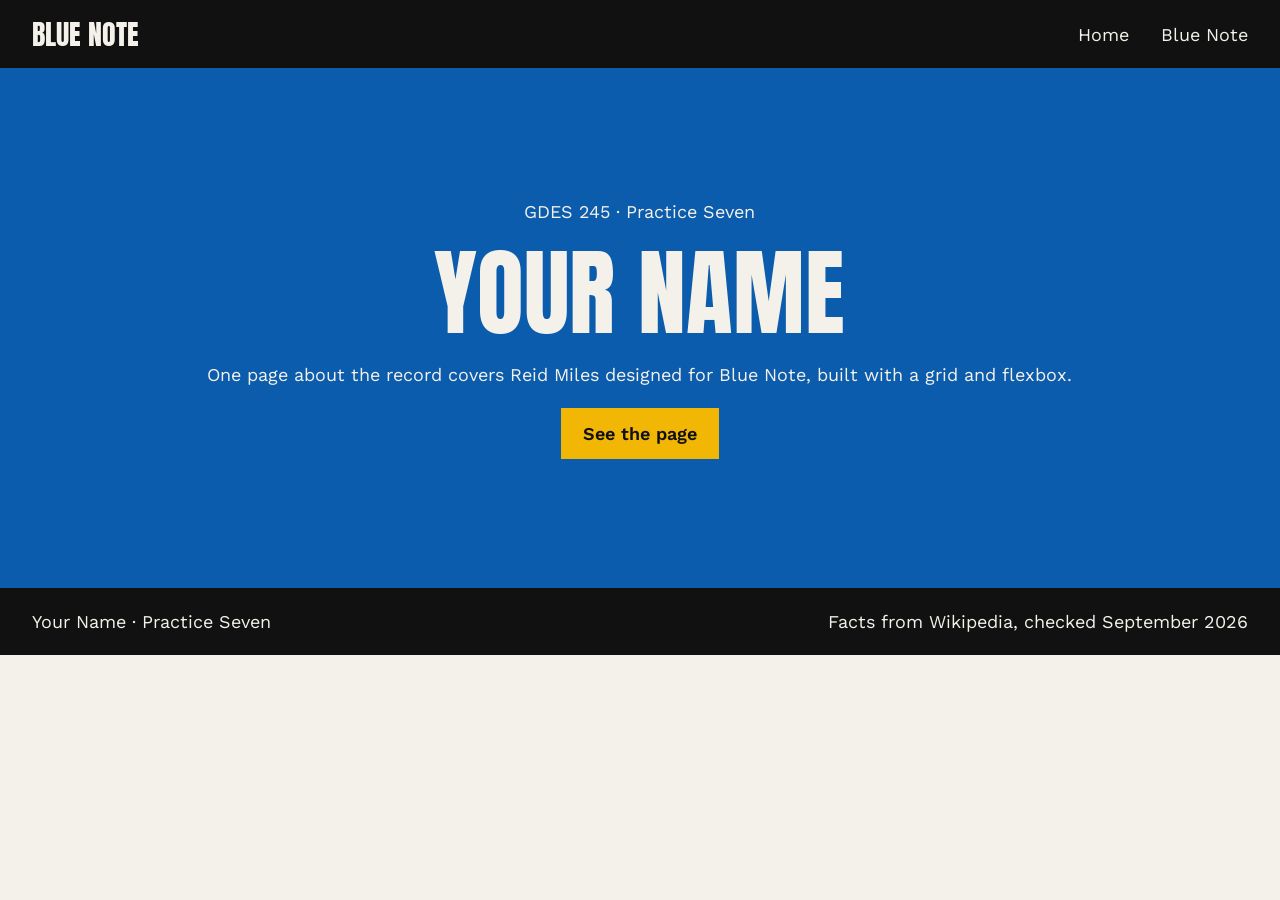
<file: index.html>
<!DOCTYPE html>
<html lang="en">
<head>
  <meta charset="UTF-8">
  <meta name="viewport" content="width=device-width, initial-scale=1.0">
  <title>Your Name, Web 1</title>

  <link rel="preconnect" href="https://fonts.googleapis.com">
  <link rel="preconnect" href="https://fonts.gstatic.com" crossorigin>
  <link href="https://fonts.googleapis.com/css2?family=Anton&family=Work+Sans:wght@400;600&display=swap" rel="stylesheet">

  <link rel="stylesheet" href="css/styles.css">
</head>
<body>

<header class="site-header">
  <a class="logo" href="index.html">Blue Note</a>
  <nav>
    <ul>
      <li><a href="index.html">Home</a></li>
      <li><a href="pages/blue-note.html">Blue Note</a></li>
    </ul>
  </nav>
</header>

<section class="hero">
  <p>GDES 245 &middot; Practice Seven</p>
  <h1>Your Name</h1>
  <p>One page about the record covers Reid Miles
     designed for Blue Note, built with a grid and flexbox.</p>
  <a class="button" href="pages/blue-note.html">See the page</a>
</section>

<footer class="site-footer" id="sources">
  <p>Your Name &middot; Practice Seven</p>
  <p>Facts from Wikipedia, checked September 2026</p>
</footer>

</body>
</html>
</file>
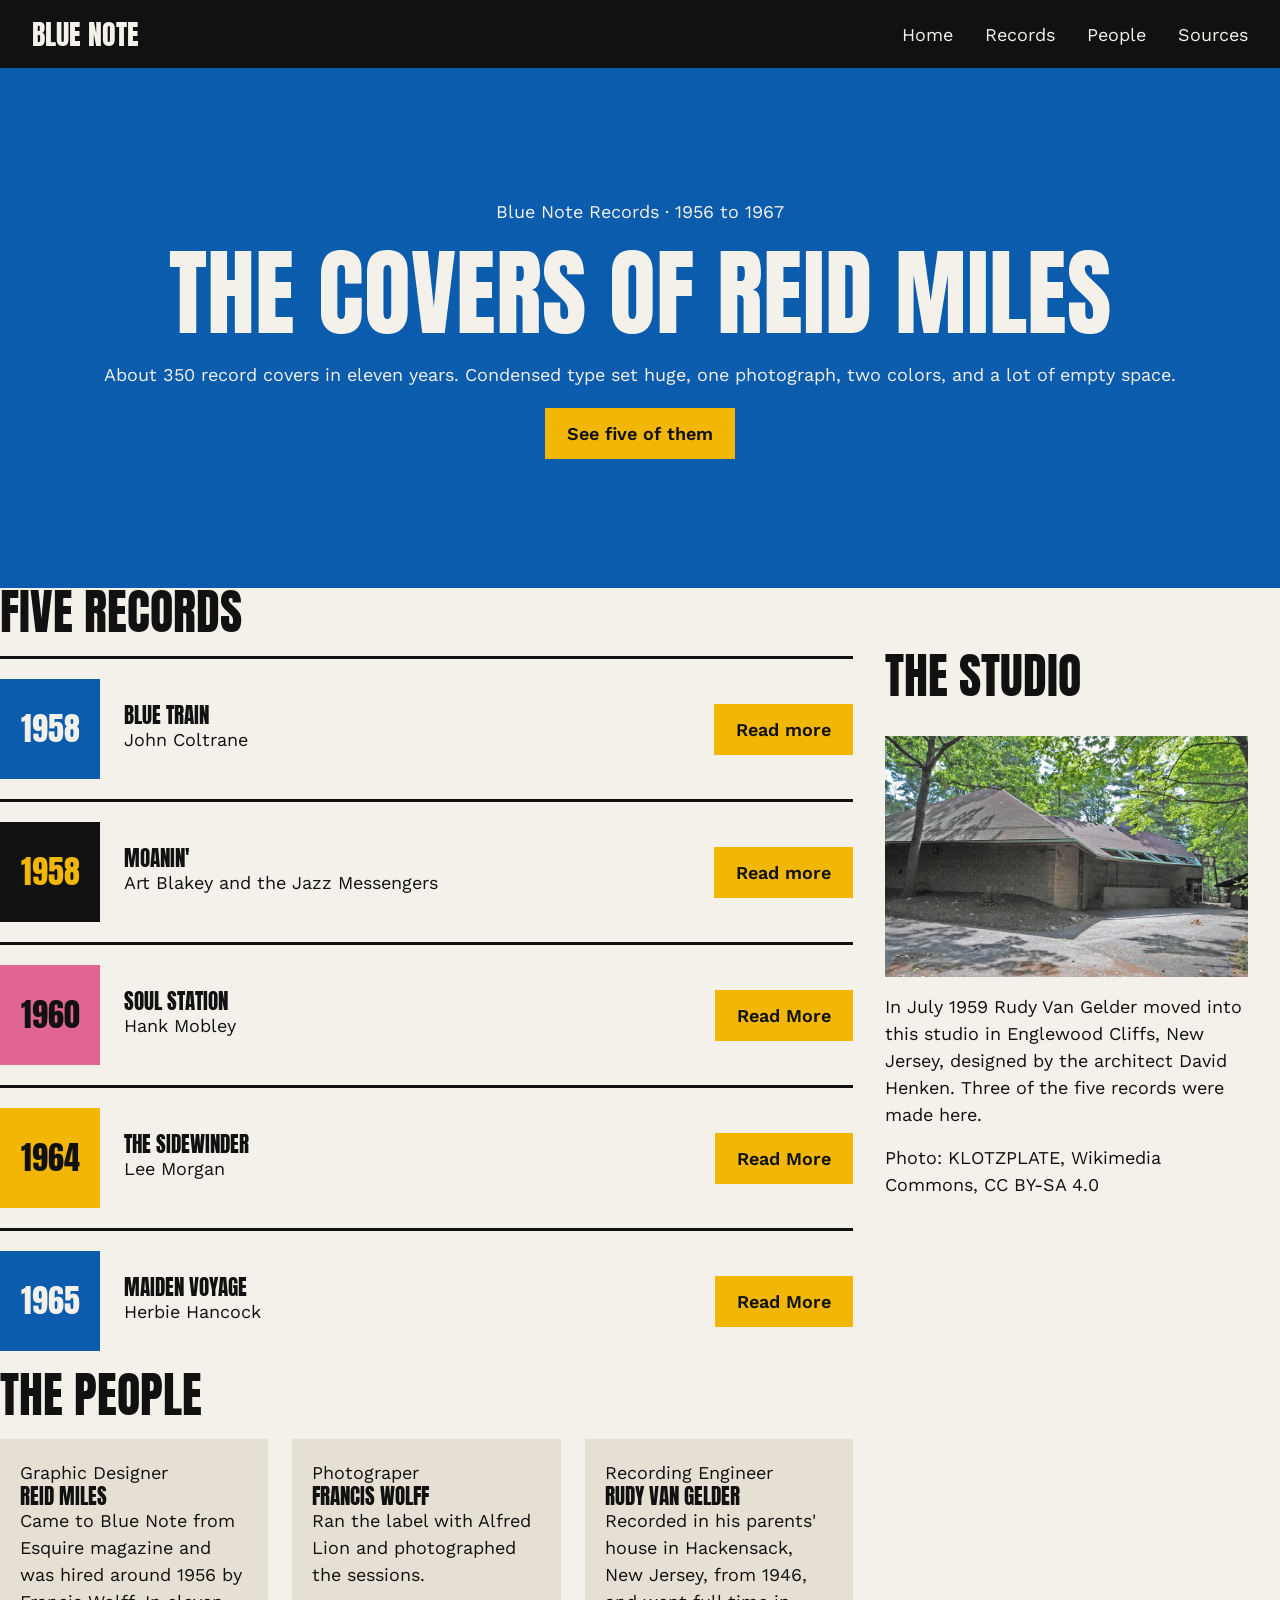
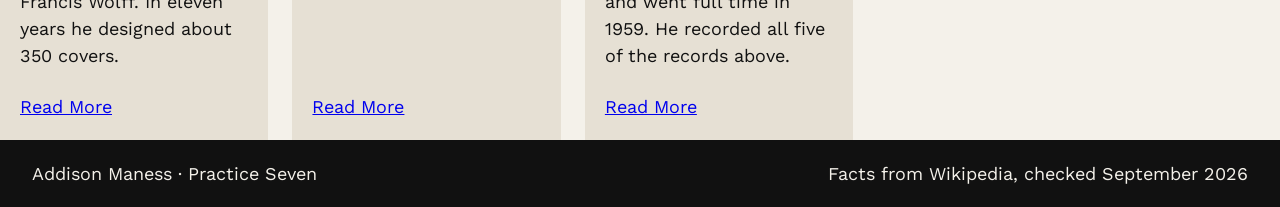
<file: pages/blue-note.html>
<!DOCTYPE html>
<html lang="en">
<head>
    <meta charset="utf-8">
    <meta name="viewport" content="width=device-width, initial-scale=1.0">
    <title>Blue Note, the covers of Reid Miles</title>

    <link rel="preconnect" href="https://fonts.googleapis.com">
    <link rel="preconnect" href="https://fonts.gstatic.com" crossorigin>
    <link href="https://fonts.googleapis.com/css2?family=Anton&family=Work+Sans:wght@400;600&display=swap" rel="stylesheet">

    <link rel="stylesheet" href="../css/styles.css">
</head>
<body>
  
<header class="site-header">
    <a class="logo" href="../index.html">Blue Note</a>
    <nav>
        <ul>
            <li><a href="../index.html">Home</a></li>
            <li><a href="#records">Records</a></li>
            <li><a href="#people">People</a></li>
            <li><a href="#sources">Sources</a></li>
        </ul>
    </nav>
</header>

<section class="hero">
    <p>Blue Note Records &middot; 1956 to 1967</p>
    <h1>The covers of Reid Miles</h1>
    <p>About 350 record covers in eleven years. 
        Condensed type set huge, one photograph, two colors,
        and a lot of empty space.</p>
    <a class="button" href="#records">See five of them</a>
</section>

<section class="Records" id="Records">
    <h2>Five Records</h2>

    <article class="album">
        <div class="swatch blue">1958</div>
        <div class="info">
            <h3>Blue Train</h3>
            <p>John Coltrane</p>
        </div>
        <a class="button" href="https://en.wikipedia.org?wiki?Blue_Train_(album)">Read more</a>
     </article>

     <article class="album">
        <div class="swatch ink">1958</div>
        <div class="info">
            <h3>Moanin'</h3>
            <p>Art Blakey and the Jazz Messengers</p>
        </div>
        <a class="button" href="https://en.wikipedia.org/wiki/Moanin%27">Read more</a>
     </article>

     <article class="album">
        <div class="swatch orange">1960</div>
        <div class="info">
            <h3>Soul Station</h3>
            <p>Hank Mobley</p>
        </div>
        <a class="button" href="https://en.wikipedia.org/wiki/Soul_Station">Read More</a>
     </article>

    <article class="album">
        <div class="swatch yellow">1964</div>
        <div class="info">
            <h3>The Sidewinder</h3>
            <p>Lee Morgan</p>
        </div>
        <a class="button" href="https://en.wikipedia.org/wiki/The_Sidewinder">Read More</a>
     </article>

     <article class="album">
        <div class="swatch blue">1965</div>
        <div class="info">
            <h3>Maiden Voyage</h3>
            <p>Herbie Hancock</p>
        </div>
        <a class="button" href="https://en.wikipedia.org/wiki/Maiden_Voyage_(Herbie_Hancock_album)">Read More</a>
     </article>
</section>

<aside class="studio">
    <h2>The Studio</h2>
    <img src="../images/van-gelder-studio.jpg" width="1000" height="664"
    alt="The low brick Van Gelder Studio under tall trees in Englewood Cliffs, New Jersey">
    <p>In July 1959 Rudy Van Gelder moved into this studio in Englewood Cliffs, New Jersey, designed by the architect David Henken. Three of the five records were made here.</p>
    <p>Photo: KLOTZPLATE, Wikimedia Commons, CC BY-SA 4.0</p>
</aside>

<section class="People" id="People">
    <h2>The People</h2>
    <div class="cards">
        <article class="person">
            <div>
                <p>Graphic Designer</p>
                <h3>Reid Miles</h3>
                <p>Came to Blue Note from Esquire magazine and was hired around 1956 by Francis Wolff. In eleven years he designed about 350 covers.</p>
            </div>
            <a href="https://en.wikipedia.org/wiki/Reid_Miles">Read More</a>
        </article>

        <article class="person">
            <div>
                <p>Photograper</p>
                <h3>Francis Wolff</h3>
                <P>Ran the label with Alfred Lion and photographed the sessions.</P>
            </div>
            <a href="https://en.wikipedia.org/wiki/Francis_Wolff">Read More</a>
        </article>

            <article class="person">
                <div>
                    <p>Recording Engineer</p>
                    <h3>Rudy Van Gelder</h3>
                    <p>Recorded in his parents' house in Hackensack, New Jersey, from 1946, and went full time in 1959. He recorded all five of the records above.</p>
                </div>
                <a href="https://en.wikipedia.org/wiki/Rudy_Van_Gelder">Read More</a>
            </article>
    </div>
</section>

<footer class="site-footer" id="sources">
    <p>Addison Maness &middot; Practice Seven</p>
    <p>Facts from Wikipedia, checked September 2026</p>
</footer>
</body>
</html>
</file>
<file: css/styles.css>
* {
    box-sizing: border-box;
    margin: 0;
    padding: 0;
}

body {
    display: grid;
    grid-template-columns: 2fr 1fr;
    background: #f4f1ea;
    color: #111111;
    font-family: 'Work Sans', sans-serif;
    font-size: 18px;
    line-height: 1.5;
}

h1, h2, h3, .logo, .swatch {
    font-family: 'Anton', sans-serif;
    font-weight: 400;
    text-transform: uppercase;
    line-height: 1;
}

.site-header, .site-footer {
    display: flex;
    justify-content: space-between;
    align-items: center;
    padding: 20px 32px;
    background: #111111;
    color: #f4f1ea;
}

.site-header a {
    color: #f4f1ea;
    text-decoration: none;
}

.logo {
    font-size: 28px;
}

nav ul {
    display: flex;
    gap: 32px;
    list-style: none;
}

.hero {
    display: flex;
    flex-direction: column;
    justify-content: center;
    align-items: center;
    gap: 20px;
    min-height: 520px;
    padding: 48px 32px;
    background: #0b5cad;
    color: #f4f1ea;
    text-align: center;
}

.hero h1 {
    font-size: 96px;
}

.button {
    padding: 12px 22px;
    background: #f2b705;
    color: #111111;
    font-weight: 600;
    text-decoration: none;
}

.site-header, .hero, .people, .site-footer {
    grid-column: span 2;
}

.records, .studio, .people {
    padding: 64px 32px;
}

h2 {
    font-size: 48px;
    margin-bottom: 20px;
}

h3 {
    font-size: 32px,
}

.album {
    display: flex;
    align-items: center;
    gap: 24px;
    padding: 20px 0;
    border-top: 3px solid #111111
}

.swatch {
    display: flex;
    justify-content: center;
    align-items: center;
    flex: 0 0 100px;
    height: 100px;
    font-size: 32px;
}

.blue { background: #0b5cad; color: #f4f1ea}
.ink {background: #111111; color: #f2b705}
.orange {background: #e06592}
.yellow {background: #f2b705}

.info {
    flex: 1;
}

.studio {
    display: flex;
    flex-direction: column;
    gap: 16px;
}

.studio img {
    width: 100%;
    height: auto;
}

.cards {
    display: flex;
    gap: 24px;
}

.person {
    flex: 1;
    display: flex;
    flex-direction: column;
    justify-content: space-between;
    gap: 24px;
    padding: 20px;
    background: #e6e0d4;

}
</file>
